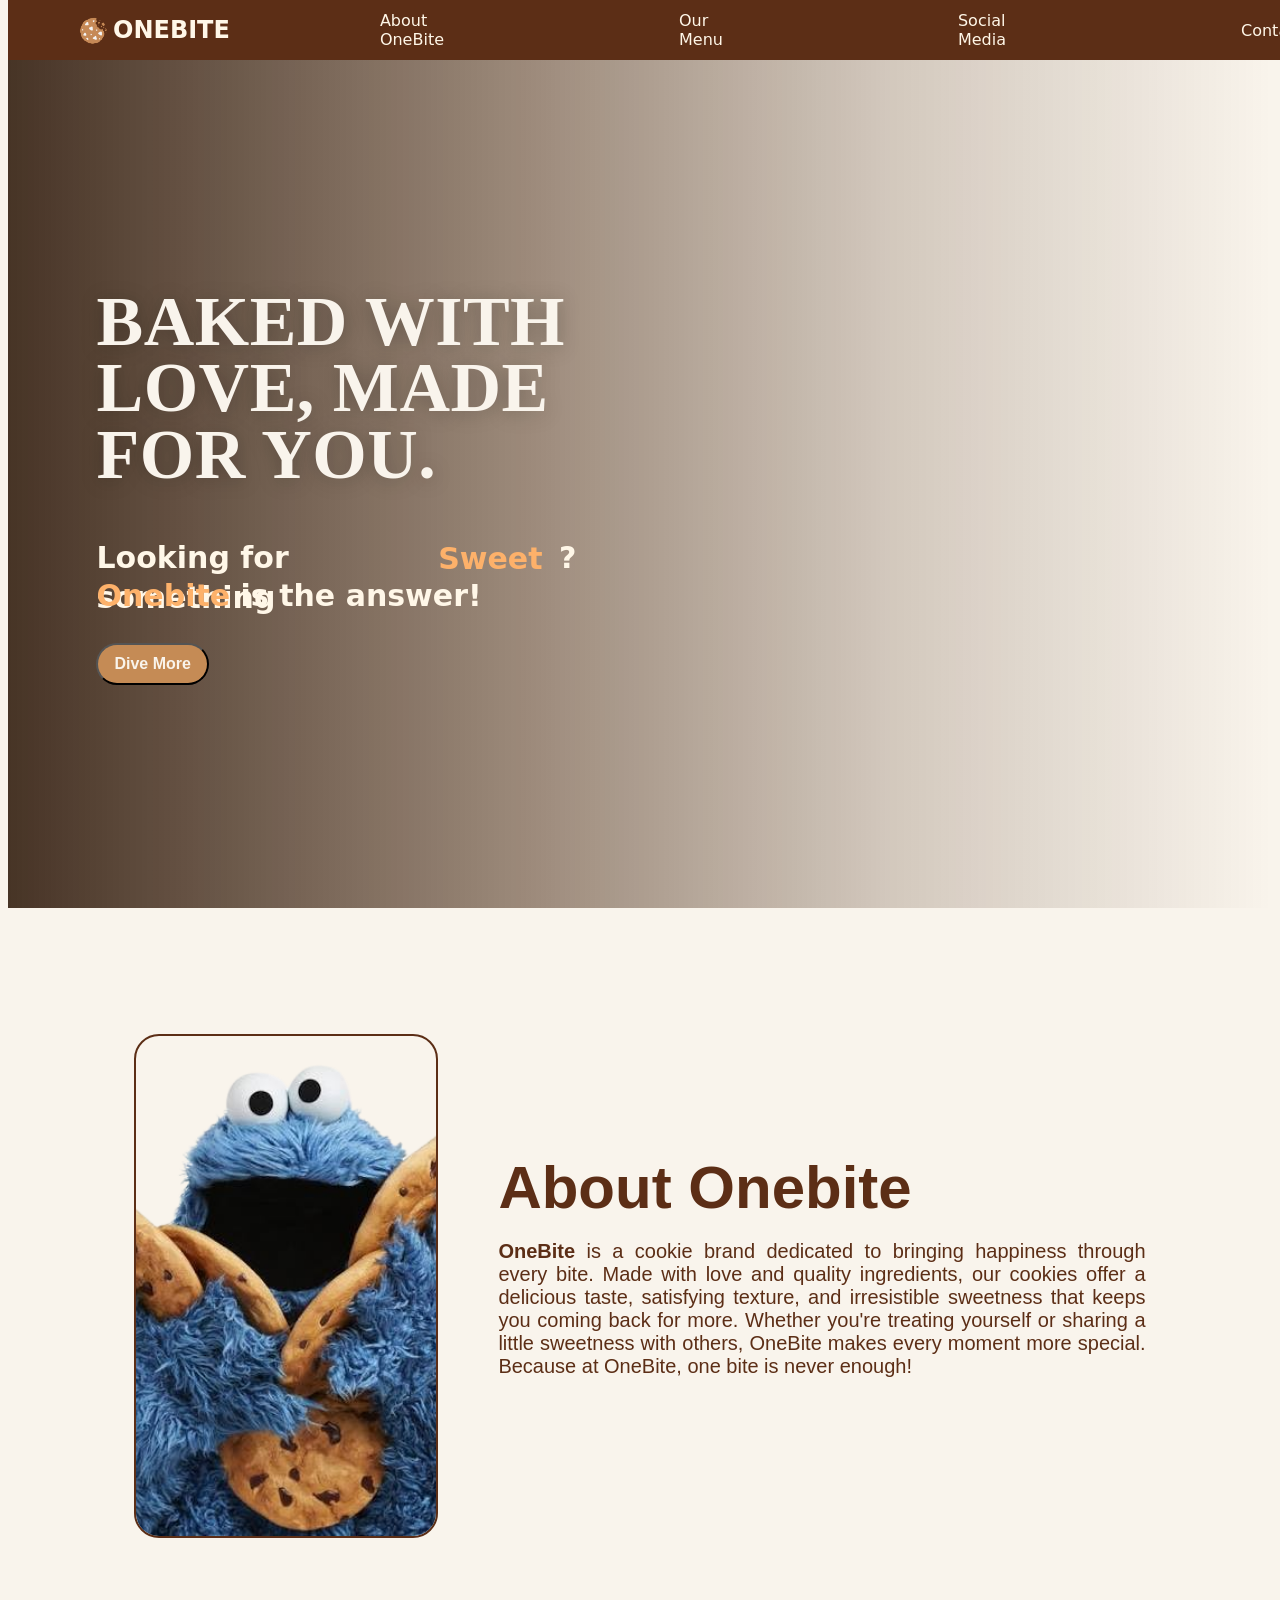
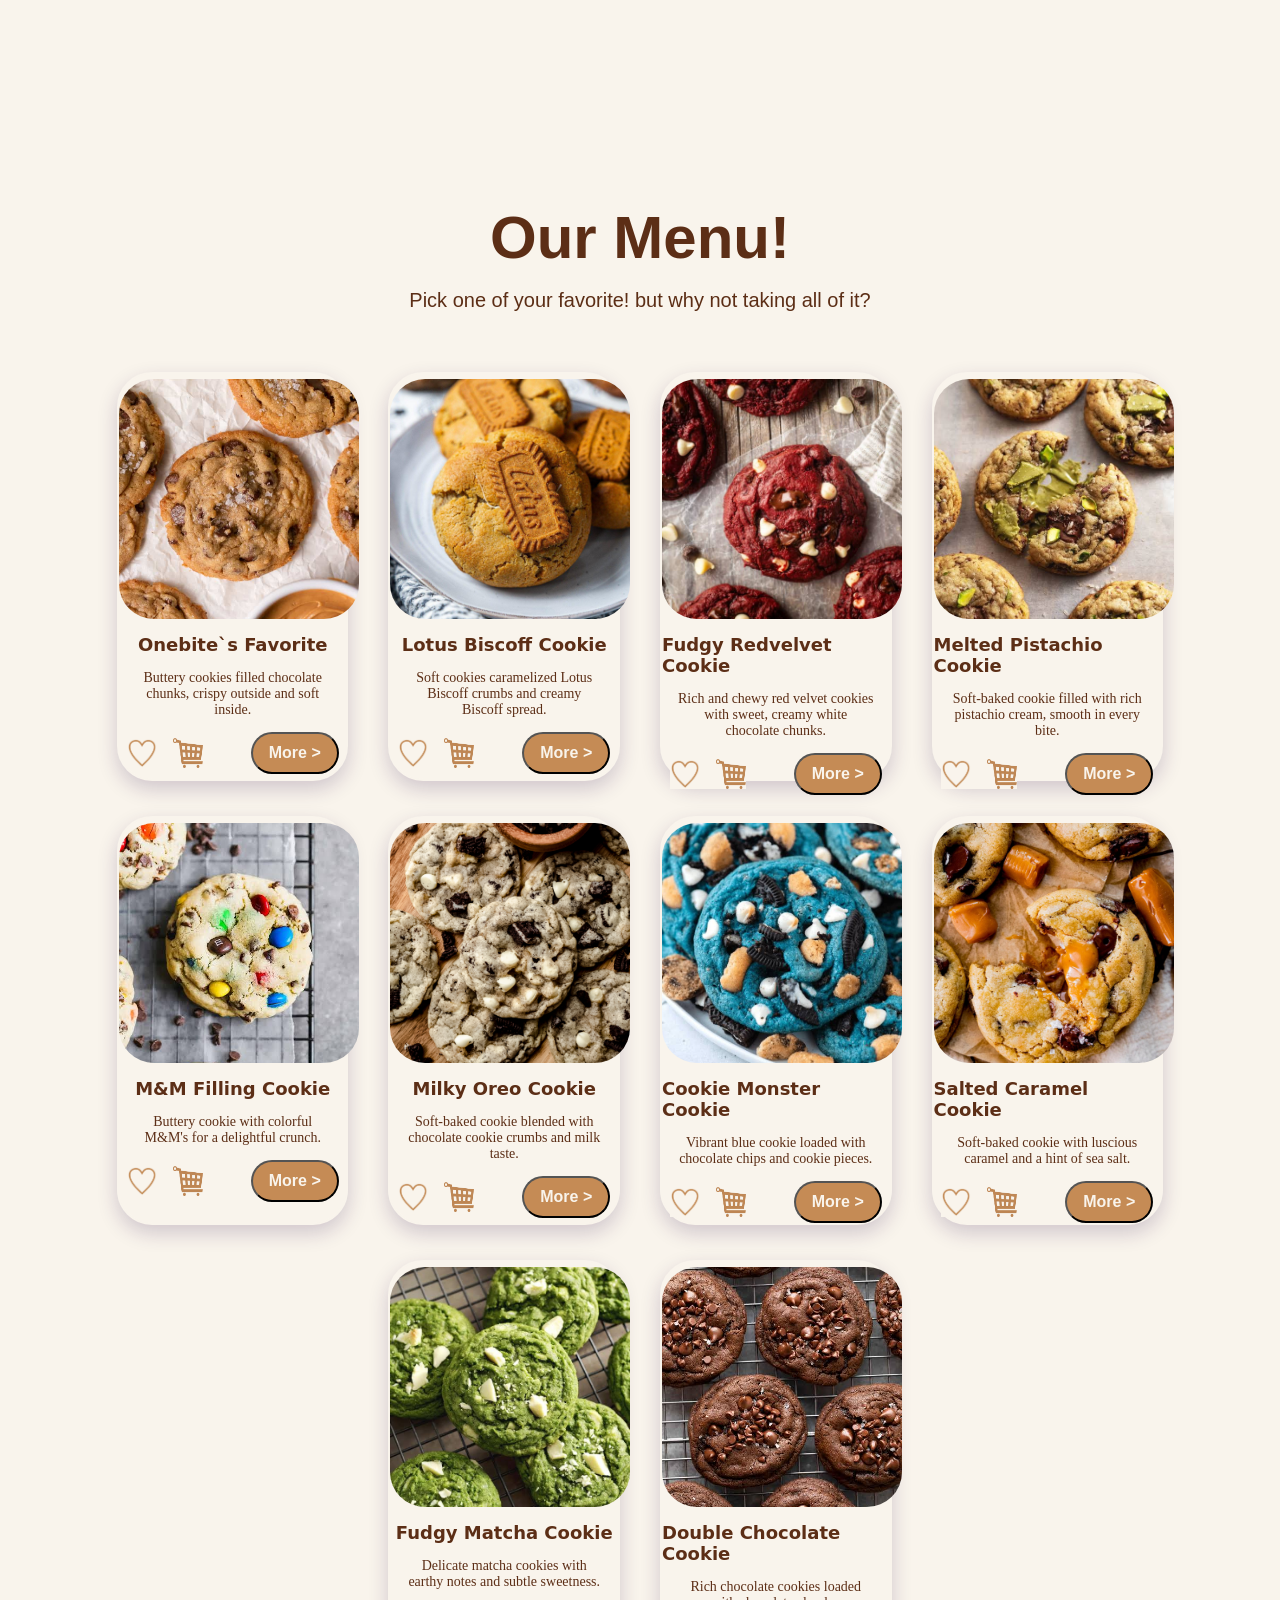
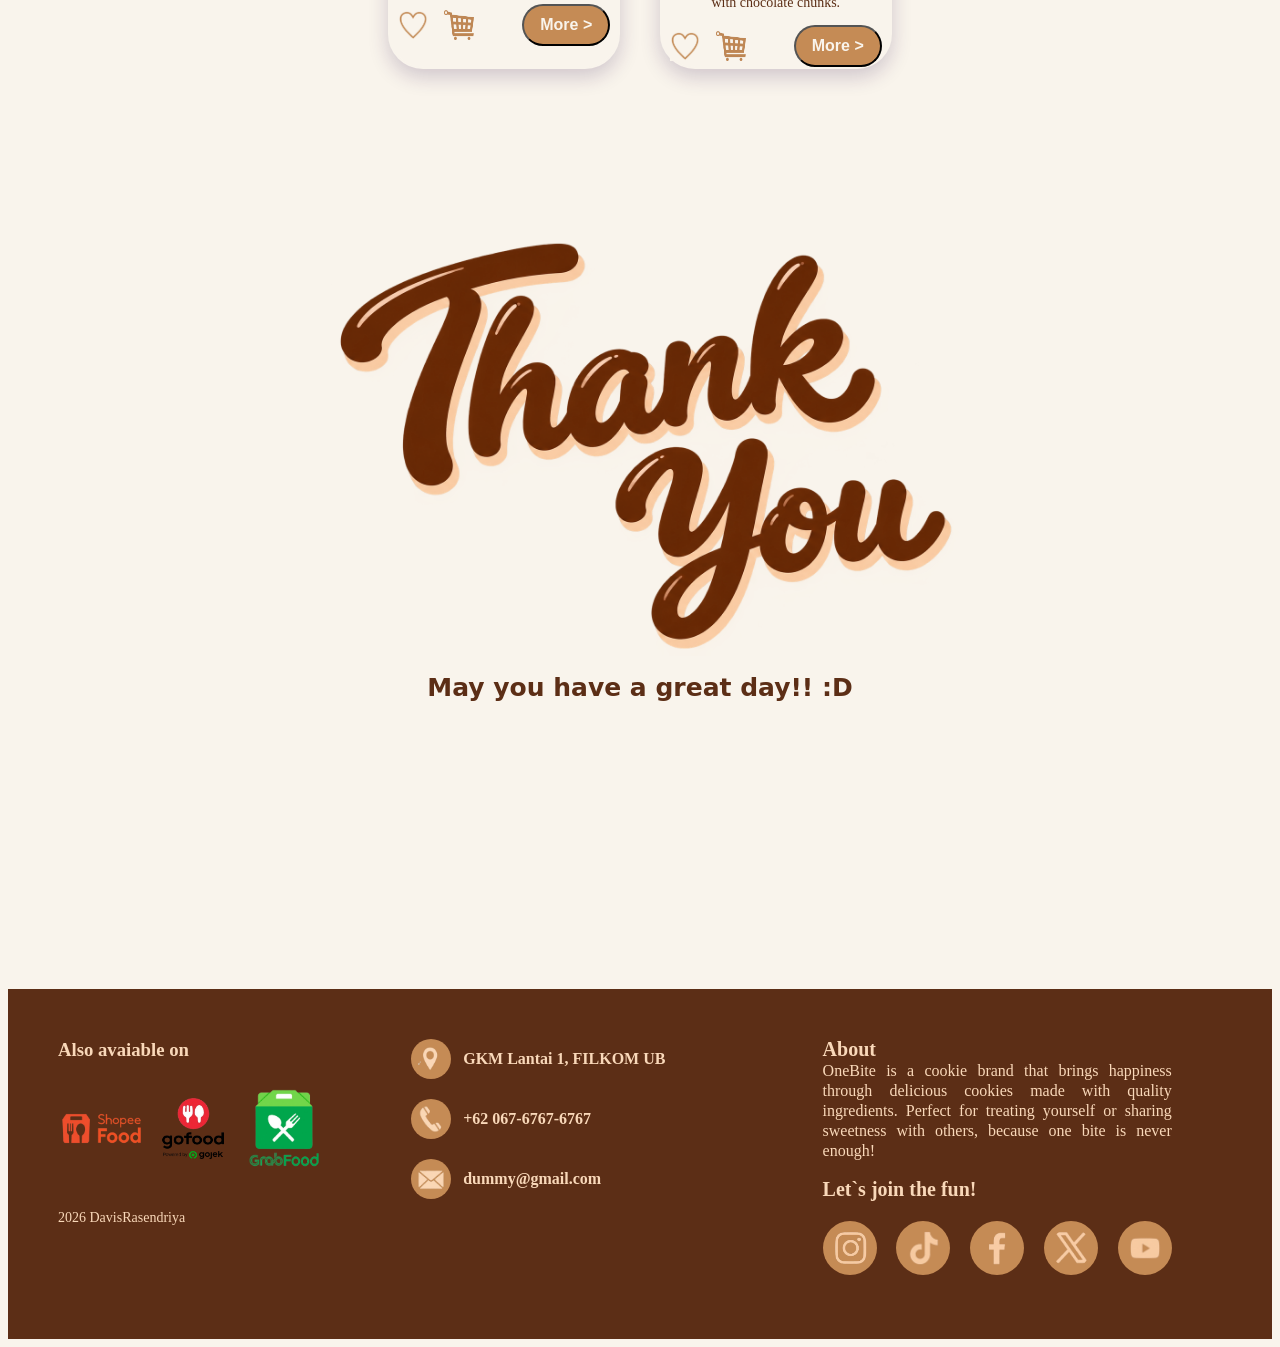
<file: index.html>
<!DOCTYPE html>
<html lang="en">
<head>
    <meta charset="UTF-8">
    <meta name="viewport" content="width=device-width, initial-scale=1.0">
    <title>OneBite</title>
    <link rel="stylesheet" href="style.css">
</head>
<body>
    <header class="header">
        <nav class="navbar">
        <div class="navbar-logo">
            <img class="logo" src="Bite-Notched Cookie with Transparent Chips.png" title="OneBite`s Logo" width="40">
            <a href="" class="logo">ONEBITE</a>
        </div>
        <div class="navbar-list">
        <a href="#About">About OneBite</a>
        <a href="#Menu">Our Menu</a>
        <a href="#footer">Social Media</a>
        <a href="#footer">Contact</a>
        </div>
    </nav>
    </header>
    
    <section class="section1">
        <div class="bg" aria-hidden="true">
            <div class="gambar s1" style="background-image: url('bg1\ cookie.webp')"></div>
            <div class="gambar s2" style="background-image: url('bg2\ cookie.jpg')"></div>
            <div class="gambar s3" style="background-image: url('bg3\ cookie.jpeg')"></div>
        </div>
        
        <div class="lapisan-hytam"></div>

        <div class="bungkus-awal">
            <h1 class="kata-kata">Baked with Love, Made for You.</h1>
            <div class="text-animasi">
                <p class="text-diem">Looking for something </h1>
                <div class="bungkus-kata">
                    <span class="kata">Sweet</span>
                    <span class="kata">Soft</span>
                    <span class="kata">Crunchy</span>
                    <span class="kata">Lovely</span>
                    <span class="kata">Cozy</span>
                    <span class="kata">Sweet</span>
                </div>
                <p class="text-diem">?</p>
            </div>
            <p><span>Onebite</span> is the answer!</p>
            <div class="button-awal">
                <a href="#About"><button class="button">Dive More</button></a>
            </div>
        </div>
        

    </section>

    <section class="section2" id="About">
        <div class="besar2">
            <div class="bungkus-cookiem">
                <img src="cookie monster.png" class="cookiem">
            </div>
            
            <div class="teks2">
                <h1 class="ourmenu">About Onebite</h1>
                <p class="teksKecil"><strong>OneBite</strong>
                is a cookie brand dedicated to bringing happiness through every bite. Made with love and quality ingredients, our cookies offer a delicious taste, satisfying texture, and irresistible sweetness that keeps you coming back for more. Whether you're treating yourself or sharing a little sweetness with others, OneBite makes every moment more special. Because at OneBite, one bite is never enough!
                </p>
            </div>
        </div>
    </section>

    <section class="section3" id="Menu">
        <h1 class="ourmenu">Our Menu!</h1>
        <p class="teksKecil">Pick one of your favorite! but why not taking all of it?</p>
        <div class="besar">
            <div class="card">
                <div class="bungkus-foto">
                    <img src="signature cookie.jpg" class="foto">
                </div>
                <h2>Onebite`s Favorite</h2>
                <p class="teksKecil">Buttery cookies filled chocolate chunks, crispy outside and soft inside.</p>
                <div class="card-footer">
                    <div class="card-footer-dalem">
                        <div class="like">
                            <a href="Maintenance.html"><img src="like bnr.png" class="like-awal"></a>
                            <a href="Maintenance.html"><img src="like hover.png" class="like-hover"></a>
                        </div>
                        <div class="keranjang">
                            <a href="Maintenance.html"><img src="keranjang bnr.png" class="keranjang-awal"></a>
                            <a href="Maintenance.html"><img src="keranjang hover bnr.png" class="keranjang-hover"></a>
                        </div>
                    </div>
                    <a href="Maintenance.html"><button class="button">More ></button></a>
                </div>
            </div>
            <div class="card">
                <div class="bungkus-foto">
                    <img src="lotus cookie.jpg" class="foto">
                </div>
                <h2>Lotus Biscoff Cookie</h2>
                <p class="teksKecil">Soft cookies caramelized Lotus Biscoff crumbs and creamy Biscoff spread.</p>
                <div class="card-footer">
                    <div class="card-footer-dalem">
                        <div class="like">
                            <a href="Maintenance.html"><img src="like bnr.png" class="like-awal"></a>
                            <a href="Maintenance.html"><img src="like hover.png" class="like-hover"></a>
                        </div>
                        <div class="keranjang">
                            <a href="Maintenance.html"><img src="keranjang bnr.png" class="keranjang-awal"></a>
                            <a href="Maintenance.html"><img src="keranjang hover bnr.png" class="keranjang-hover"></a>
                        </div>
                    </div>
                    <a href="Maintenance.html"><button class="button">More ></button></a>
                </div>
            </div>
            <div class="card">
                <div class="bungkus-foto">
                    <img src="redvelvet cookie.jpg" class="foto">
                </div>
                <h2>Fudgy Redvelvet Cookie</h2>
                <p class="teksKecil">Rich and chewy red velvet cookies with sweet, creamy white chocolate chunks.</p>
                <div class="card-footer">
                    <div class="card-footer-dalem">
                        <div class="like">
                            <a href="Maintenance.html"><img src="like bnr.png" class="like-awal"></a>
                            <a href="Maintenance.html"><img src="like hover.png" class="like-hover"></a>
                        </div>
                        <div class="keranjang">
                            <a href="Maintenance.html"><img src="keranjang bnr.png" class="keranjang-awal"></a>
                            <a href="Maintenance.html"><img src="keranjang hover bnr.png" class="keranjang-hover"></a>
                        </div>
                    </div>
                    <a href="Maintenance.html"><button class="button">More ></button></a>
                </div>
            </div>
            <div class="card">
                <div class="bungkus-foto">
                    <img src="pistachio cookie.jpg" class="foto">
                </div>
                <h2>Melted Pistachio Cookie</h2>
                <p class="teksKecil">Soft-baked cookie filled with rich pistachio cream, smooth in every bite.</p>
                <div class="card-footer">
                    <div class="card-footer-dalem">
                        <div class="like">
                            <a href="Maintenance.html"><img src="like bnr.png" class="like-awal"></a>
                            <a href="Maintenance.html"><img src="like hover.png" class="like-hover"></a>
                        </div>
                        <div class="keranjang">
                            <a href="Maintenance.html"><img src="keranjang bnr.png" class="keranjang-awal"></a>
                            <a href="Maintenance.html"><img src="keranjang hover bnr.png" class="keranjang-hover"></a>
                        </div>
                    </div>
                    <a href="Maintenance.html"><button class="button">More ></button></a>
                </div>
            </div>
        </div>

        <div class="besarr">
            <div class="card">
                <div class="bungkus-foto">
                    <img src="m&m.jpg" class="foto">
                </div>
                <h2>M&M Filling Cookie</h2>
                <p class="teksKecil">Buttery cookie with colorful M&M's for a delightful crunch.</p>
                <div class="card-footer">
                    <div class="card-footer-dalem">
                        <div class="like">
                            <a href="Maintenance.html"><img src="like bnr.png" class="like-awal"></a>
                            <a href="Maintenance.html"><img src="like hover.png" class="like-hover"></a>
                        </div>
                        <div class="keranjang">
                            <a href="Maintenance.html"><img src="keranjang bnr.png" class="keranjang-awal"></a>
                            <a href="Maintenance.html"><img src="keranjang hover bnr.png" class="keranjang-hover"></a>
                        </div>
                    </div>
                    <a href=""><button class="button">More ></button></a>
                </div>
            </div>
            <div class="card">
                <div class="bungkus-foto">
                    <img src="cookieandcream.jpg" class="foto">
                </div>
                <h2>Milky Oreo Cookie</h2>
                <p class="teksKecil">Soft-baked cookie blended with chocolate cookie crumbs and milk taste.</p>
                <div class="card-footer">
                    <div class="card-footer-dalem">
                        <div class="like">
                            <a href="Maintenance.html"><img src="like bnr.png" class="like-awal"></a>
                            <a href="Maintenance.html"><img src="like hover.png" class="like-hover"></a>
                        </div>
                        <div class="keranjang">
                            <a href="Maintenance.html"><img src="keranjang bnr.png" class="keranjang-awal"></a>
                            <a href="Maintenance.html"><img src="keranjang hover bnr.png" class="keranjang-hover"></a>
                        </div>
                    </div>
                    <a href="Maintenance.html"><button class="button">More ></button></a>
                </div>
            </div>
            <div class="card">
                <div class="bungkus-foto">
                    <img src="cookiem cookie.jpg" class="foto">
                </div>
                <h2>Cookie Monster Cookie</h2>
                <p class="teksKecil">Vibrant blue cookie loaded with chocolate chips and cookie pieces.</p>
                <div class="card-footer">
                    <div class="card-footer-dalem">
                        <div class="like">
                            <a href="Maintenance.html"><img src="like bnr.png" class="like-awal"></a>
                            <a href="Maintenance.html"><img src="like hover.png" class="like-hover"></a>
                        </div>
                        <div class="keranjang">
                            <a href="Maintenance.html"><img src="keranjang bnr.png" class="keranjang-awal"></a>
                            <a href="Maintenance.html"><img src="keranjang hover bnr.png" class="keranjang-hover"></a>
                        </div>
                    </div>
                    <a href="Maintenance.html"><button class="button">More ></button></a>
                </div>
            </div>
            <div class="card">
                <div class="bungkus-foto">
                    <img src="Salted caramel.jpg" class="foto">
                </div>
                <h2>Salted Caramel Cookie</h2>
                <p class="teksKecil">Soft-baked cookie with luscious caramel and a hint of sea salt.</p>
                <div class="card-footer">
                    <div class="card-footer-dalem">
                        <div class="like">
                            <a href=""><img src="like bnr.png" class="like-awal"></a>
                            <a href=""><img src="like hover.png" class="like-hover"></a>
                        </div>
                        <div class="keranjang">
                            <a href="Maintenance.html"><img src="keranjang bnr.png" class="keranjang-awal"></a>
                            <a href="Maintenance.html"><img src="keranjang hover bnr.png" class="keranjang-hover"></a>
                        </div>
                    </div>
                    <a href="Maintenance.html"><button class="button">More ></button></a>
                </div>
            </div>
        </div>

        <div class="besarrr">
           <div class="card">
            <div class="bungkus-foto">
                <img src="matcha.jpg" class="foto" >
            </div>
                <h2>Fudgy Matcha Cookie</h2>
                <p class="teksKecil">Delicate matcha cookies with earthy notes and subtle sweetness.</p>
                <div class="card-footer">
                    <div class="card-footer-dalem">
                        <div class="like">
                            <a href="Maintenance.html"><img src="like bnr.png" class="like-awal"></a>
                            <a href="Maintenance.html"><img src="like hover.png" class="like-hover"></a>
                        </div>
                        <div class="keranjang">
                            <a href="Maintenance.html"><img src="keranjang bnr.png" class="keranjang-awal"></a>
                            <a href="Maintenance.html"><img src="keranjang hover bnr.png" class="keranjang-hover"></a>
                        </div>
                    </div>
                    <a href="Maintenance.html"><button class="button">More ></button></a>
                </div>
            </div>
            <div class="card">
                <div class="bungkus-foto">
                    <img src="double choco.jpg" class="foto">
                </div>
                <h2>Double Chocolate Cookie</h2>
                <p class="teksKecil">Rich chocolate cookies loaded with chocolate chunks.</p>
                <div class="card-footer">
                    <div class="card-footer-dalem">
                        <div class="like">
                            <a href="Maintenance.html"><img src="like bnr.png" class="like-awal"></a>
                            <a href="Maintenance.html"><img src="like hover.png" class="like-hover"></a>
                        </div>
                        <div class="keranjang">
                            <a href="Maintenance.html"><img src="keranjang bnr.png" class="keranjang-awal"></a>
                            <a href="Maintenance.html"><img src="keranjang hover bnr.png" class="keranjang-hover"></a>
                        </div>
                    </div>
                    <a href="Maintenance.html"><button class="button">More ></button></a>
                </div>
            </div>
        </div>
    </section>

    <section class="section4">
        <div class="besar4">
            <div>
                <img class="thanks" src="thank you bener.png">
            </div>

            <div>
                <p class="ourmenu">May you have a great day!! :D</p>
            </div>
        </div>
    </section>

    <footer class="footer" id="footer">
        <div class="footer-kiri">
            <h3>Also avaiable on</h3>
            <div class="Marketplace">
                <img src="shopeefood-removebg-preview.png">
                <img src="logo_gofood-removebg-preview.png">
                <img src="grabfood-removebg-preview.png">
            </div>
            <p class="footer-tahun">2026 DavisRasendriya</p>
        </div>

        <div class="footer-tengah">
            <div class="isi-footer-tengah">
                <a href="#" class="icon">
                    <img src="logo lokasi.png">
                    <p>GKM Lantai 1, FILKOM UB</p>
                </a>
            </div>
            <div class="isi-footer-tengah">
                <a href="#" class="icon">
                    <img src="logo telpon.png">
                    <p>+62 067-6767-6767</p>
                </a>
            </div>
            <div class="isi-footer-tengah">
                <a href="#" class="icon">
                    <img src="logo email.png">
                    <p>dummy@gmail.com</p>
                </a>
            </div>
        </div>

        <div class="footer-kanan">
            <p class="footer-about">
                <span>About</span><br>
                OneBite is a cookie brand that brings happiness through delicious cookies made with quality ingredients. Perfect for treating yourself or sharing sweetness with others, because one bite is never enough!
            </p>
            <br>
            <p class="footer-about"><span>Let`s join the fun!</span></p>
            <div class="footer-medsos">
                <div class="medsos-besar">
                    <div class="footer-logo">
                        <a href="#"> <img src="instagram bnr.png" class="img"></a>
                    </div>
                    <div class="footer-logo">
                        <a href="#"> <img src="tiktok bnr.png" class="img"></a>
                    </div>
                    <div class="footer-logo">
                        <a href="#"> <img src="facebook bnr.png" class="img"></a>
                    </div>
                    <div class="footer-logo">
                        <a href="#"> <img src="twitter bnr.png" class="img"></a>
                    </div>
                    <div class="footer-logo">
                        <a href="#"> <img src="youtube bnr.png" class="img"></a>
                    </div>
                </div>
                
            </div>
        </div>
    </footer>
</body>
</html>
</file>
<file: style.css>
:roots {
    --primary-color: #C58B55;
    --teks-color: #5C2E16;
    --card-color: #f9d8b9;
}

* {
    background-color: #F9F4EC;
}

html {
    scroll-behavior: smooth;
}

@font-face {
  font-family: "Oswald";
  src: url("fonts/Oswald-Regular.woff2") format("woff2");
  font-weight: 400;
}

@font-face {
  font-family: "Oswald";
  src: url("fonts/Oswald-Medium.woff2") format("woff2");
  font-weight: 500;
}

@font-face {
  font-family: "Oswald";
  src: url("fonts/Oswald-Bold.woff2") format("woff2");
  font-weight: 700;
}

.header {
    position: fixed;
    top: 0;
    z-index: 10000;
}
.navbar-logo{
    background-color: transparent;
    color: #FFF7E8;
    display: flex;
    font-size: 24px;
    font-weight: bold;
    align-items: center;
    text-decoration: none;
}

.logo{
    background-color: transparent;
}

.navbar {
    background-color: #5C2E16;
    display: flex;
    justify-content: space-between;
    gap: 150px;
    padding: 10px 65px;
    z-index: 1000;
    font-family: system-ui, -apple-system, BlinkMacSystemFont, 'Segoe UI', Roboto, Oxygen, Ubuntu, Cantarell, 'Open Sans', 'Helvetica Neue', sans-serif;
}
.navbar-list{
    list-style-type: none;
    background-color: transparent;
    display: flex;
    align-items: center;
    gap: 235px;
}

.navbar-list a {
    position: relative;
    text-decoration: none;
    transition: color 0.3s ease;
}

.navbar-list a::after {
    content: "";
    position: absolute;
    left: 0;
    bottom: -6px;
    width: 100%;
    height: 2px;
    background-color: #F6B77A;

    transform: scaleX(0);
    transform-origin: right;
    transition: transform 0.3s ease;
}

.navbar-list a:hover {
    color: #F6B77A;
}

.navbar-list a:hover::after {
    transform: scaleX(1);
    transform-origin: left;
}

a {
    text-decoration: none;
    color: #FFF7E8;
    background-color: transparent;
}


.section1{
    position: relative;
    min-height: 100vh;
    display: flex;
    align-items: center;
    overflow: hidden;
    background: #f9d8b9;
}

.bg {
    position: absolute;
    inset: 0;
    overflow: hidden;
    z-index: 0;
}

.gambar{
    position: absolute;
    inset: 0;
    background-size: cover;
    background-position: center;
    background-repeat: no-repeat;
    animation: geser 15s infinite both;
}

.s1 { animation-delay: -0.9s; }
.s2 { animation-delay: 4.1s; }
.s3 { animation-delay: 9.1s; }


@keyframes geser {
    0%{
        transform: translateX(100%);  animation-timing-function: ease-in-out;
    }
    6%{
        transform: translateX(0);
    }
    33.33% { 
        transform: translateX(0);     animation-timing-function: ease-in-out; 
    }
    39.33%  {
        transform: translateX(-100%); 
    }
    39.34%, 100% { 
        transform: translateX(100%); 
    }
}

.lapisan-hytam {
    position: absolute;
    inset: 0;
    z-index: 1;
    background: linear-gradient( 
        90deg,
    rgba(40, 18, 3, 0.85) 0%,
    rgba(60, 28, 5, 0.5) 40%,
    rgba(60, 28, 5, 0.2) 70%,
    rgba(60, 28, 5, 0) 100%);
}

.bungkus-awal {
    background-color: transparent;
    position: relative;
    z-index: 2;
    max-width: 480px;
    margin-left: 7%;
}

.kata-kata {
    background-color: transparent;
    color: #F9F4EC;
    font-weight: 700;
    font-size: 70px;
    line-height: .95;
    text-transform: uppercase;
    letter-spacing: .5px;
    text-shadow: 0 2px 20px rgba(0, 0, 0, .25);
}

.button-awal {
    background-color: transparent;
}

.section1 img {
    background-color: transparent;
}

.section1 p {
    font-family: system-ui, -apple-system, BlinkMacSystemFont, 'Segoe UI', Roboto, Oxygen, Ubuntu, Cantarell, 'Open Sans', 'Helvetica Neue', sans-serif;
    background-color: transparent;
    color: #FFF7E8;
    font-weight: bold;
    font-size: 30px;
    margin-top: -3px;
}

.section1 span {
    background-color: transparent;
    color: #fdb16a;
    font-weight: bolder;
}

.text-animasi {
    background-color: transparent;
    height: 40px;
    border-radius: 8px;
    display: flex;
    color: #FFF7E8;
    font-family: system-ui, -apple-system, BlinkMacSystemFont, 'Segoe UI', Roboto, Oxygen, Ubuntu, Cantarell, 'Open Sans', 'Helvetica Neue', sans-serif;
    font-weight: bold;
    font-size: 30px;
    box-sizing: content-box;
    margin-top: -5px;
}   

.text-diem {
    margin-top: 0px;
    line-height: 40px;
    background-color: transparent;
}

.bungkus-kata {
    background-color: transparent;
    overflow: hidden;
    position: relative;
}

.kata {
    background-color: transparent;
    display: block;
    height: 100%;
    padding-left: 6px;
    color: #C58B55;
    animation: kata-ngulang 7s infinite;
}

@keyframes kata-ngulang {
    0%, 15% {
        transform: translateY(0);
    }
    20%, 35% {
        transform: translateY(-40px);
    }
    40%, 55% {
        transform: translateY(-80px);
    }
    60%, 75% {
        transform: translateY(-120px);
    }
    80%, 95% {
        transform: translateY(-160px);
    }
    100% {
        transform: translateY(-200px);
    }
}

.section2 {
    min-height: 80vh;
    background-color: #F9F4EC;
}

.besar2 {
    display: flex;
    flex-direction: row;
    justify-content: center;
    align-items: center;
    padding: 10%;
    gap: 60px;
}

.bungkus-cookiem {
    width: 300px;
    height: 500px;
    overflow: hidden;
    border-radius: 25px;
    border: 2px solid #5C2E16;
    flex-shrink: 0;
}

.cookiem {
    background-color: transparent;
    width: 100%;
    height: 100%;
    object-fit: cover;
    transition: 0.5s ease-in-out;
}

.cookiem:hover {
    transform: scale(1.1);
}

.teks2 h1 {
    font-family: 'Poppins', sans-serif;
    font-size: 60px;
    font-weight: bold;
    color: #5C2E16;
    text-align:left;
    line-height: 5px;
}

.teks2 p {
    font-family: Verdana, Geneva, Tahoma, sans-serif;
    font-size: 20px;
    color: #5C2E16;
    text-align: justify;
    margin-bottom: 60px;
}

.section3 {
    min-height: 100vh;
    padding-top: 120px;
    background-color: #F9F4EC;
}

.ourmenu {
    font-family: 'Poppins', sans-serif;
    font-size: 60px;
    font-weight: bold;
    color: #5C2E16;
    text-align: center;
    line-height: 5px;

}

.teksKecil{
    font-family: Verdana, Geneva, Tahoma, sans-serif;
    font-size: 20px;
    color: #5C2E16;
    text-align: center;
    margin-bottom: 60px;
}

.besar{
    display: flex;
    flex-direction: row;
    justify-content:center;
    width: 100%;
    gap: 40px;
}

.besarr {
    margin-top: 35px;
    display: flex;
    flex-direction: row;
    justify-content:center;
    width: 100%;
    gap: 40px;
}

.besarrr {
    margin-top: 35px;
    display: flex;
    flex-direction: row;
    justify-content:center;
    width: 100%;
    gap: 40px;
}

.card {
    padding-top: 5px;
    border-radius: 35px;
    width: 18%;
    background-color:#F9F4EC;
    border: 2px solid #F9F4EC;
    height: 400px;
    box-shadow: 0 8px 20px rgba(48, 20, 80, 0.2);
    transition: box-shadow 0.4s ease, transform 0.4s;
}

.card:hover {
    transform: translateY(-5px);
}

.besar .card:nth-child(1):hover {
    box-shadow: 0 12px 30px rgba(190, 115, 55, 0.4);
}

.besar .card:nth-child(2):hover {
    box-shadow: 0 12px 30px rgba(190, 125, 55, 0.4);
}

.besar .card:nth-child(3):hover {
    box-shadow: 0 12px 30px rgba(180, 35, 45, 0.4);
}

.besar .card:nth-child(4):hover {
    box-shadow: 0 12px 30px rgba(110, 145, 65, 0.4);
}

.besarr .card:nth-child(1):hover {
    box-shadow: 0 12px 30px rgba(230, 90, 45, 0.4);
}

.besarr .card:nth-child(2):hover {
    box-shadow: 0 12px 30px rgba(100, 85, 75, 0.4);
}

.besarr .card:nth-child(3):hover {
    box-shadow: 0 12px 30px rgba(40, 150, 220, 0.4);
}

.besarr .card:nth-child(4):hover {
    box-shadow: 0 12px 30px rgba(210, 145, 65, 0.4);
}

.besarrr .card:nth-child(1):hover {
    box-shadow: 0 12px 30px rgba(105, 135, 65, 0.4);
}

.besarrr .card:nth-child(2):hover {
    box-shadow: 0 12px 30px rgba(90, 45, 25, 0.4);
}

.card h2 {
    background-color: transparent;
    font-family: system-ui, -apple-system, BlinkMacSystemFont, 'Segoe UI', Roboto, Oxygen, Ubuntu, Cantarell, 'Open Sans', 'Helvetica Neue', sans-serif;
    font-weight: bold;
    font-size: 18px;
    display: flex;
    justify-content: center;
    color: #5C2E16;
}

.bungkus-foto{
    width: 240px;
    height: 240px;
    object-fit: cover;
    border-radius: 35px;
    display: block;
    margin: 0 auto;
    flex-shrink: 0;
    overflow: hidden;
}

.foto {
    width: 100%;
    height: 100%;
    object-fit: cover;
    transition: 0.5s ease-in-out;
}

.foto:hover {
    transform: scale(1.1);
}

.card p {
    background-color: transparent;
    font-family: 'Times New Roman', Times, serif;
    font-size: 14px;
    margin-left: 15px;
    margin-right: 15px;
    margin-bottom: 14px;

}

.card-footer {
    display: flex;
    justify-content: center;
    align-items: center;
    gap: 48px;
    background-color: transparent;
}

.card-footer-dalem {
    display: flex;
    justify-content: left;
    align-items: center;
    gap: 16px;
}

.fitur-like {
    background-color: transparent;
    width: 30px;
    height: 30px;
    transition: opacity 0.3 ease;
}

.fitur-keranjang {
    background-color: transparent;
    width: 30px;
    height: 30px;
    transition: opacity 0.3 ease;
}

.like {
    position: relative;
    width: 30px;
    height: 30px;
}

.like img {
    position: absolute;
    background-color: transparent;
    width: 100%;
    height: 100%;
    object-fit: 100%;
    transition: opacity 0.4s ease;
}

.like-awal {
    background-color: transparent;
    opacity: 1;
}

.like-hover {
    opacity: 0;
}

.like:hover .like-awal {
    opacity: 0;
}

.like:hover .like-hover {
    opacity: 1;
}

.keranjang {
    position: relative;
    width: 30px;
    height: 30px;
}

.keranjang img {
    position: absolute;
    background-color: transparent;
    width: 100%;
    height: 100%;
    object-fit: 100%;
    transition: opacity 0.3s ease;
}

.keranjang-awal {
    opacity: 1;
}

.keranjang-hover{
    opacity: 0;
}

.keranjang:hover .keranjang-awal {
    opacity: 0;
}

.keranjang:hover .keranjang-hover {
    opacity: 1;
}

button {
    position: relative;
    padding: 10px 16px;
    border-radius: 35px;
    background-color: #C58B55;
    color: #F9F4EC;
    cursor: pointer;
    font-family: Verdana, Geneva, Tahoma, sans-serif;
    font-weight: bold;
    font-size: 16px;
    z-index: 1;
    transition: 0.5s;
}

button:hover {
    color: #C58B55;
    background-color: #F9F4EC;
}

button::before {
    content: '';
    position: absolute;
    background-color: #25201c;
    z-index: -1;
    transform-origin: left;
    transition: transform 0.5 ease;
    transform: scaleX(1);
}

button:hover::before {
    transform-origin: right;
    transition: transform 0.5s ease;
    transform: scaleX(0);
}

.section4 {
    min-height: 80vh;
    padding-top: 120px;
    background-color: #F9F4EC;
    
}

.besar4 {
    display: flex;
    flex-direction: column;
    justify-content: center;
    align-items: center;
}

.section4 img {
    width: 700px;
}

.section4 p {
    background-color: transparent;
    font-family: system-ui, -apple-system, BlinkMacSystemFont, 'Segoe UI', Roboto, Oxygen, Ubuntu, Cantarell, 'Open Sans', 'Helvetica Neue', sans-serif;
    font-weight: bold;
    font-size: 25px;
    display: flex;
    justify-content: center;
    color: #5C2E16;
}

footer {
    bottom: 0;
}

.footer {
    background-color: #5C2E16;
    box-sizing: border-box;
    width: 100%;
    text-align: left;
    font: bold 16px "san-serif";
    padding: 50px 50px 60px 50px;
    margin-top: 80px;
}

.footer .footer-kiri,
.footer .footer-tengah,
.footer .footer-kanan {
    display: inline-block;
    vertical-align: top;
    background-color:transparent;
}

.footer .footer-kiri {
    width: 30%;
}

.footer h3 {
    color: #f9d8b9;
    background-color: transparent;
    margin : 0;
    padding-bottom: 20px;
    font-family: Georgia, 'Times New Roman', Times, serif;
}

.footer .footer-kiri img {
    width: 25%;
    vertical-align: middle;
    background-color: transparent;
}

.footer .footer-kiri .Marketplace {
    width: 100%;
    background-color: transparent;
}

.footer .footer-kiri .footer-tahun {
    color: #f9d8b9;
    background-color: transparent;
    font-size: 14px;
    font-weight: normal;
    margin: 0;
    padding-top: 10%;
}

.footer-tengah{
    width: 35%;
    background-color: transparent;
    display: flex;
    flex-direction: column;
    gap: 20px;
}

.isi-footer-tengah {
    background-color: transparent;
    display: flex;
    flex-direction: column;
    gap: 12px;
}

.icon {
    background-color: transparent;
    display: flex;
    flex-direction: row;
    justify-content: left;
    align-items: center;
    text-decoration: none;
    gap: 12px;
    margin-bottom: 20px;
}

.footer .footer-tengah img {
    background-color: #C58B55;
    width: 30px;
    height: 30px;
    border-radius: 50%;
    border-color: 1px solid #C58B55;
    flex-shrink: 0;
    padding: 5px;
}

.footer .footer-tengah .icon p {
    background-color: transparent;
    color:#f9d8b9 ;
    display: inline-block;
    line-height: normal;
    font-family: Georgia, 'Times New Roman', Times, serif;
    font-size: 16px;
    margin: 0px;
}

.footer .footer-tengah a:hover {
    color: #ffc188;
    text-decoration: underline;
}

.footer-kanan {
    width: 30%;
}

.footer-about {
    line-height: 20px;
    color: #f9d8b9;
    font-size: 16px;
    font-weight: normal;
    text-align: justify;
    margin: 0;
    background-color: transparent;
}

.footer-about span {
    line-height: 20px;
    color: #f9d8b9;
    font-size: 20px;
    font-weight: bold;
    margin-bottom: 20px;
    background-color: transparent;   
}

.footer-sosmed {
    margin-top: 25px;
}

.medsos-besar {
    margin-top: 20px;
    display: flex;
    flex-direction: row;
    justify-content:space-between;
    width: 100%;
    background-color: #5C2E16;
}

.footer-logo {
    background-color: transparent;
}

.img {
    background-color: #C58B55;
    width: 40px;
    height: 40px;
    border-radius: 50%;
    border-color: 1px solid #C58B55;
    flex-shrink: 0;
    padding: 7px;
}

.img:hover {
    background-color: #fdb16a;
}

.card-container {
    display: flex;
    flex-direction: row;
}
@media (max-width:768px) {
    .card-container {
        flex-direction: column;
    }
}
</file>
